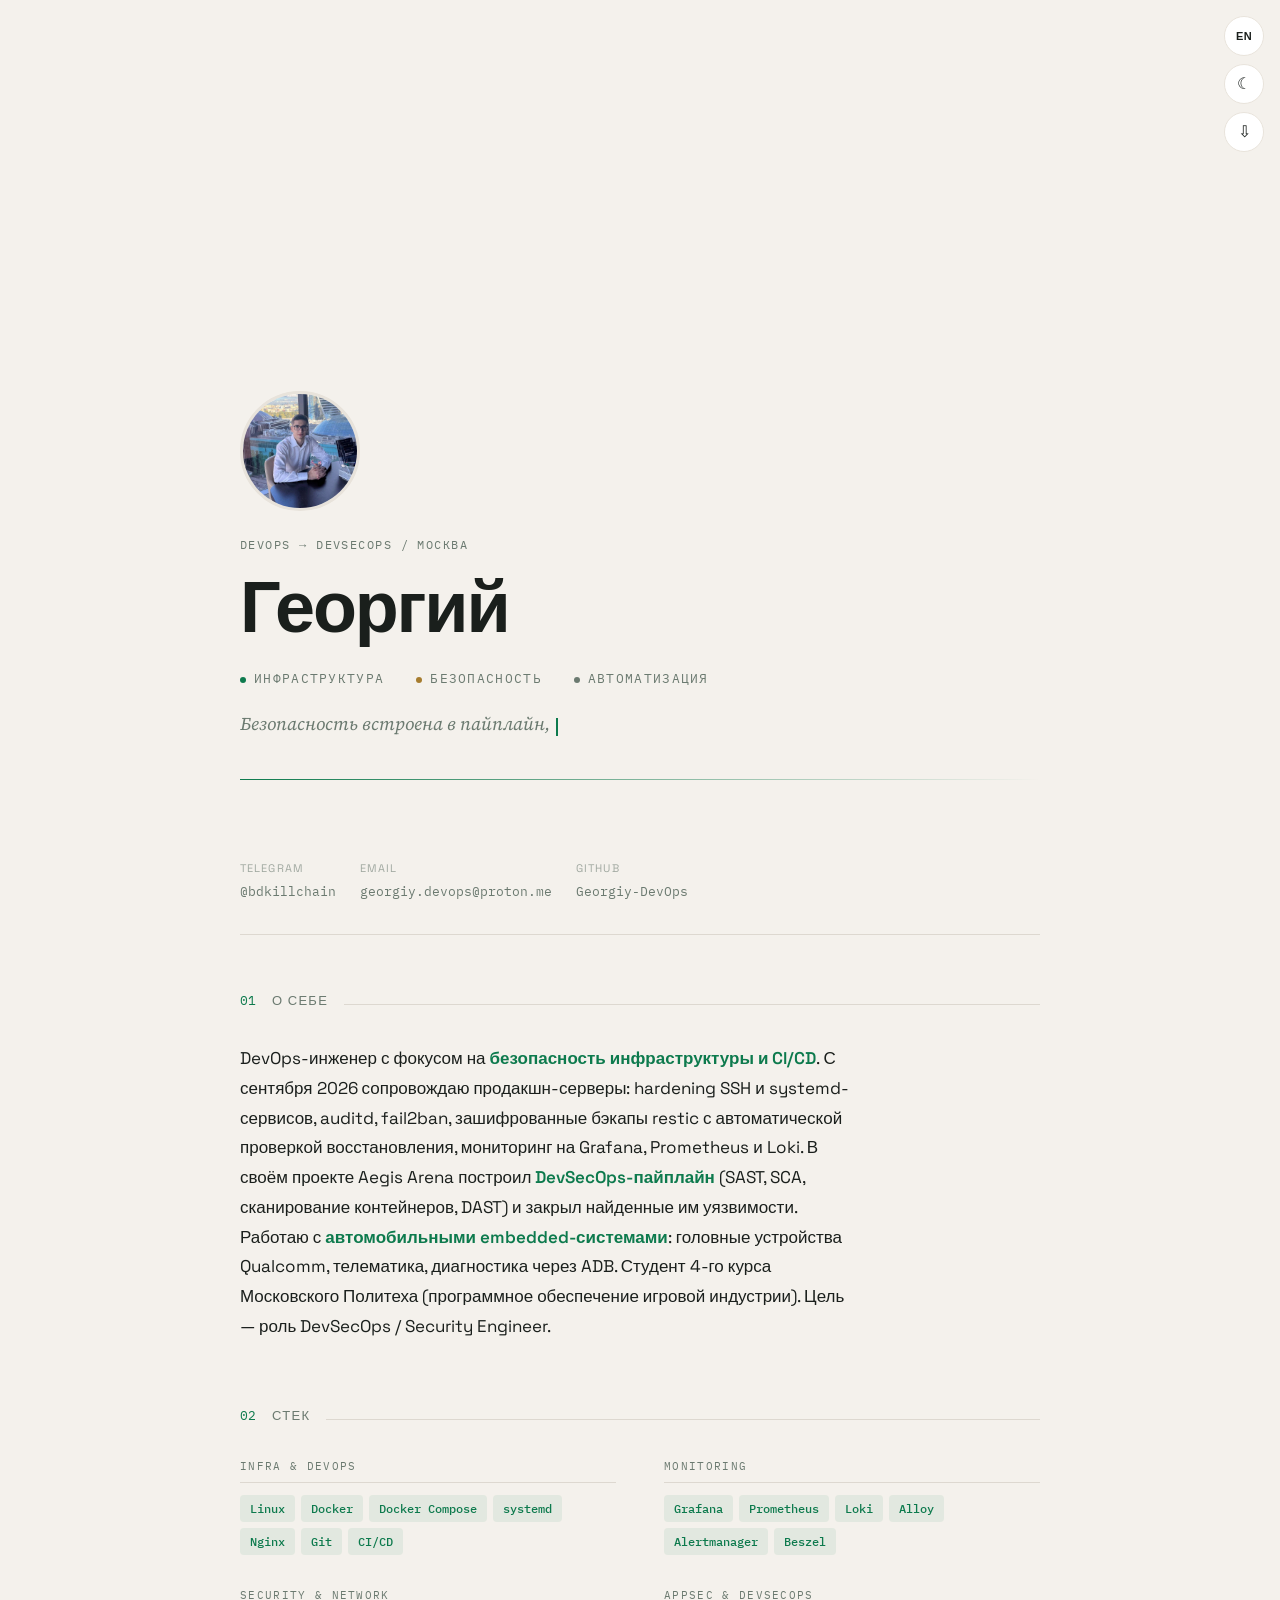
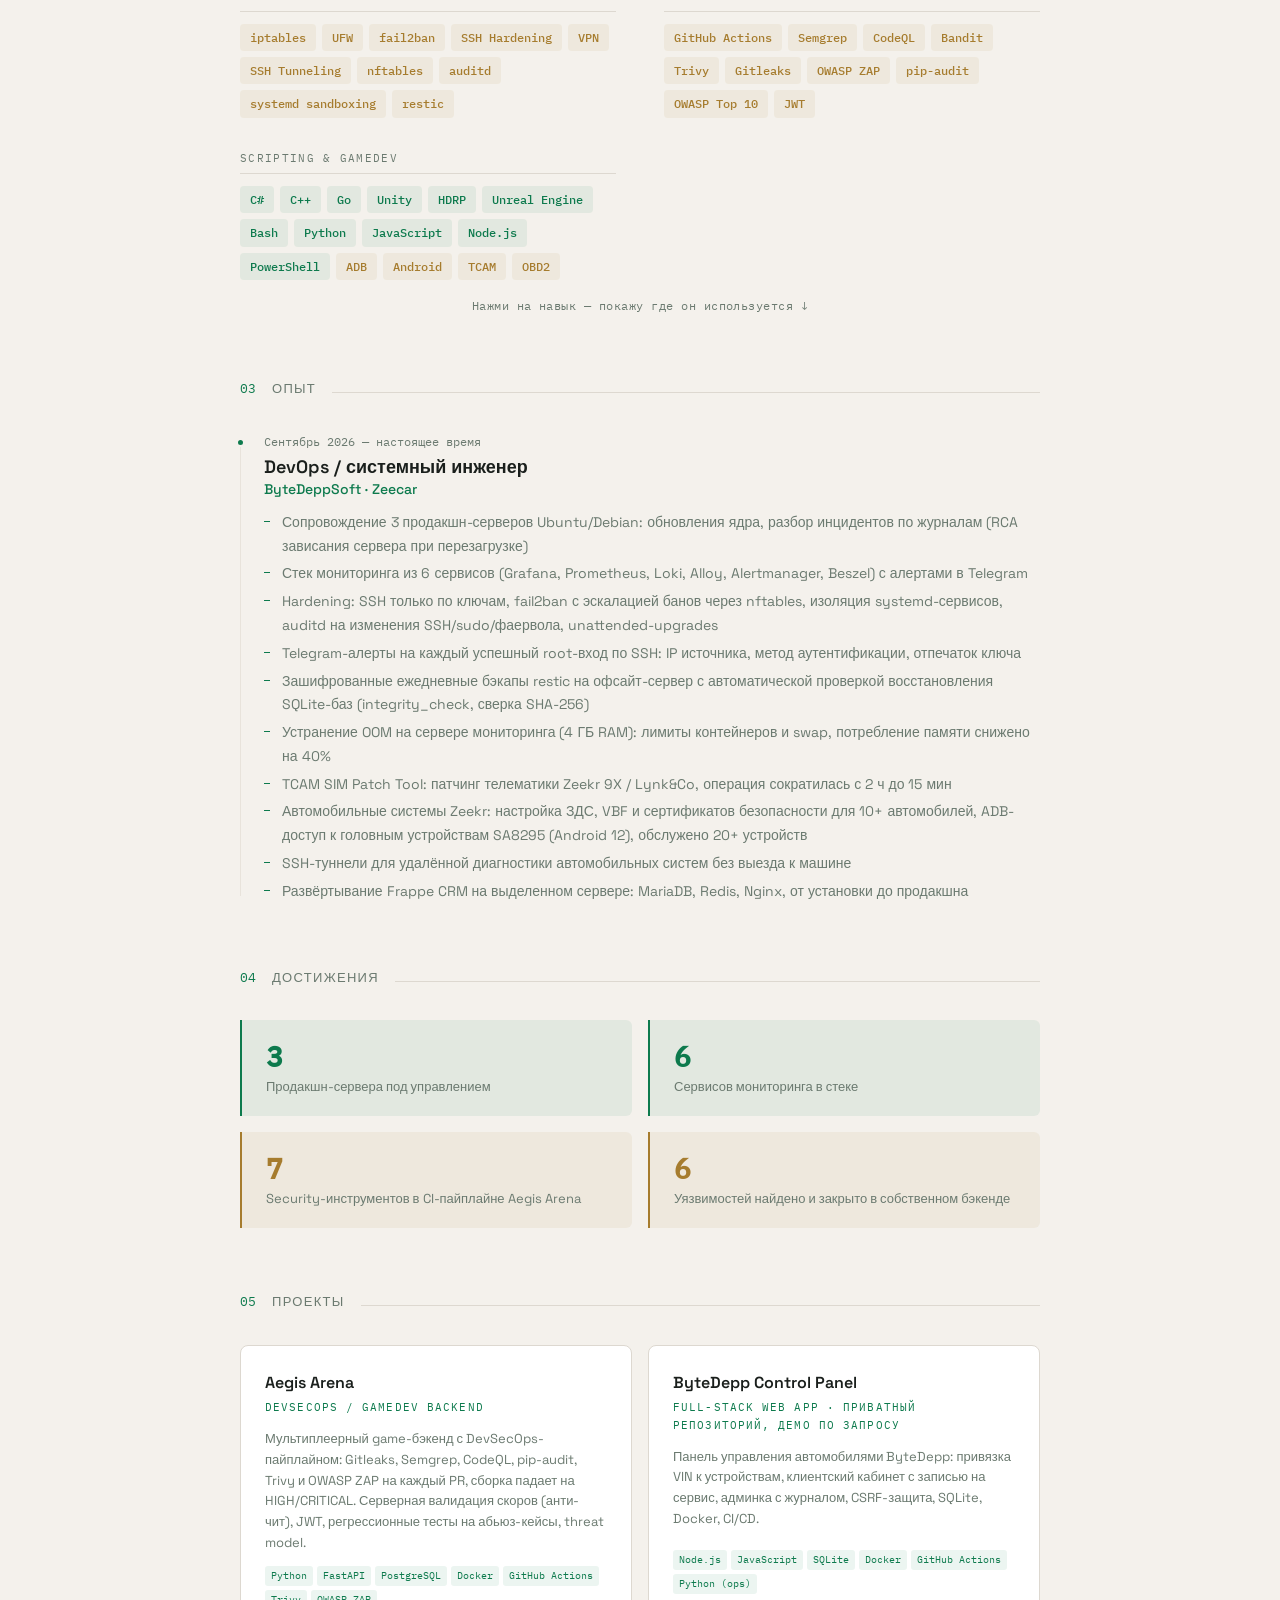
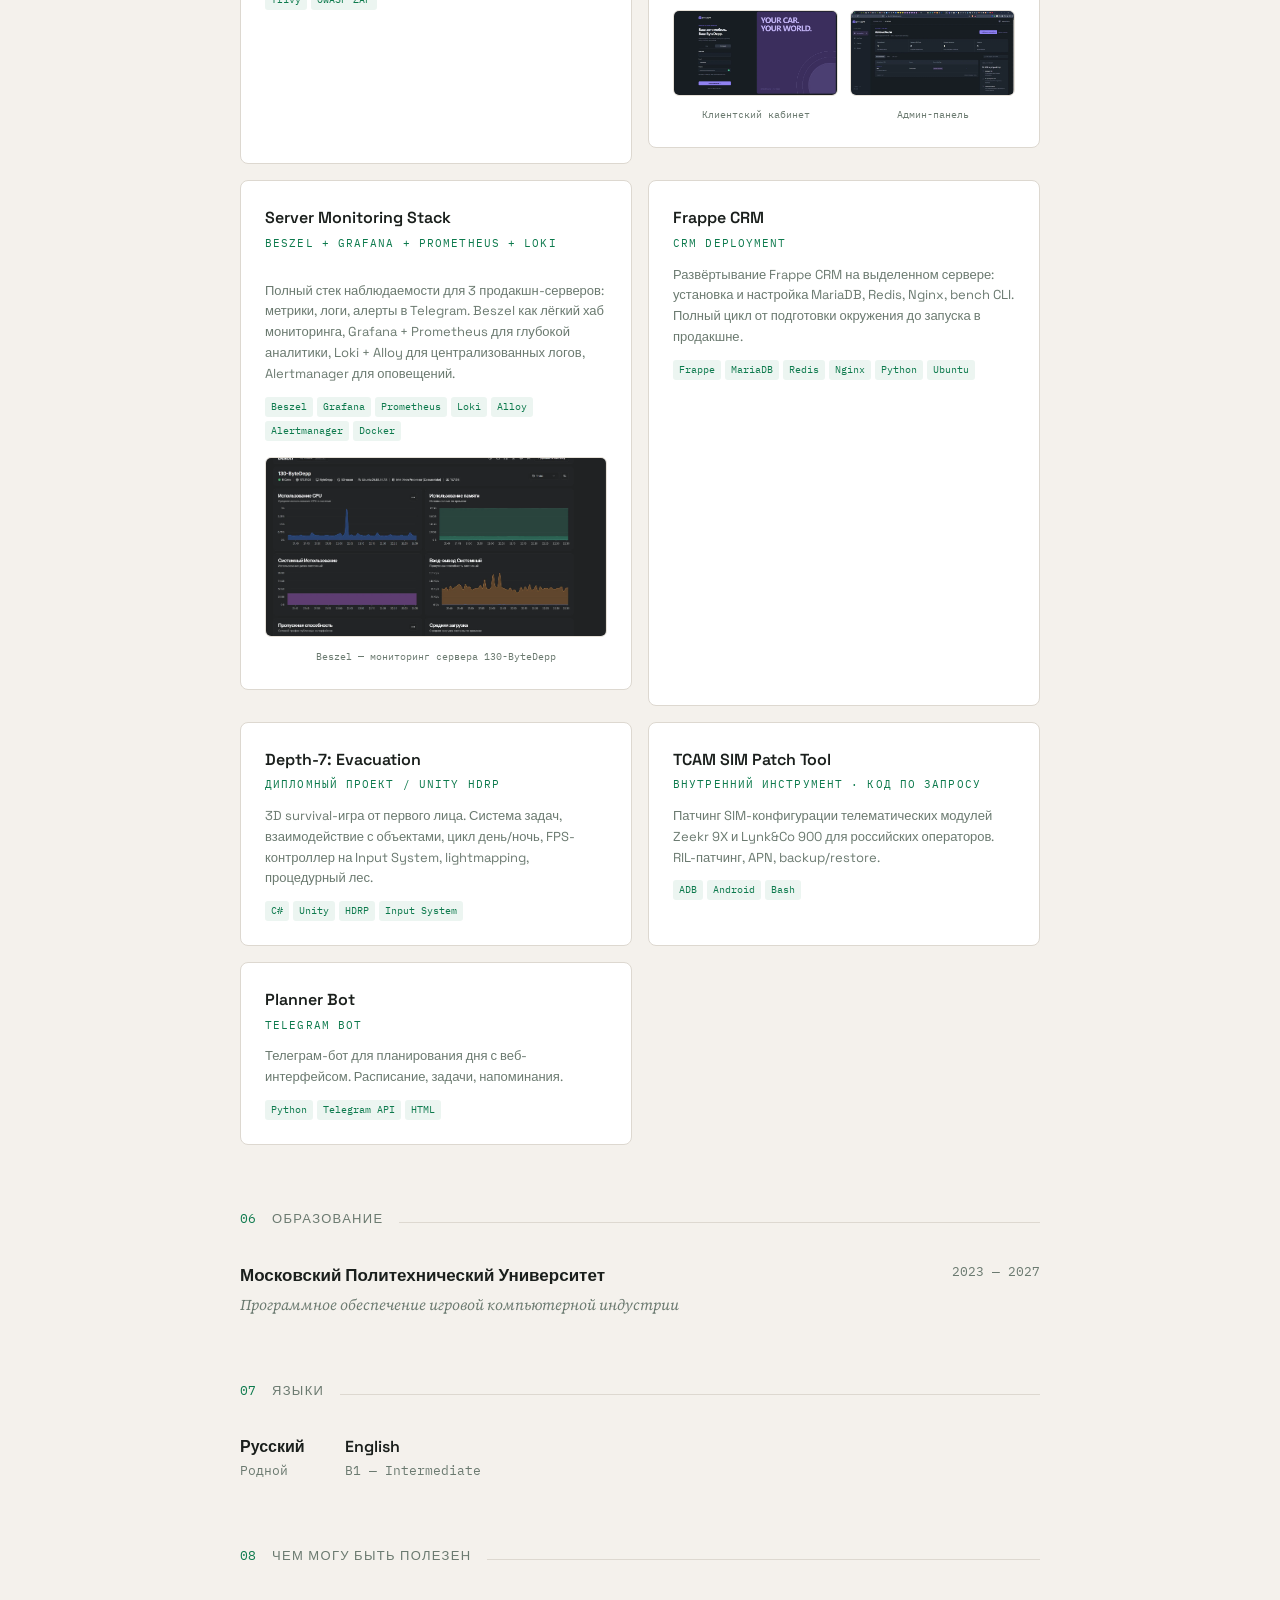
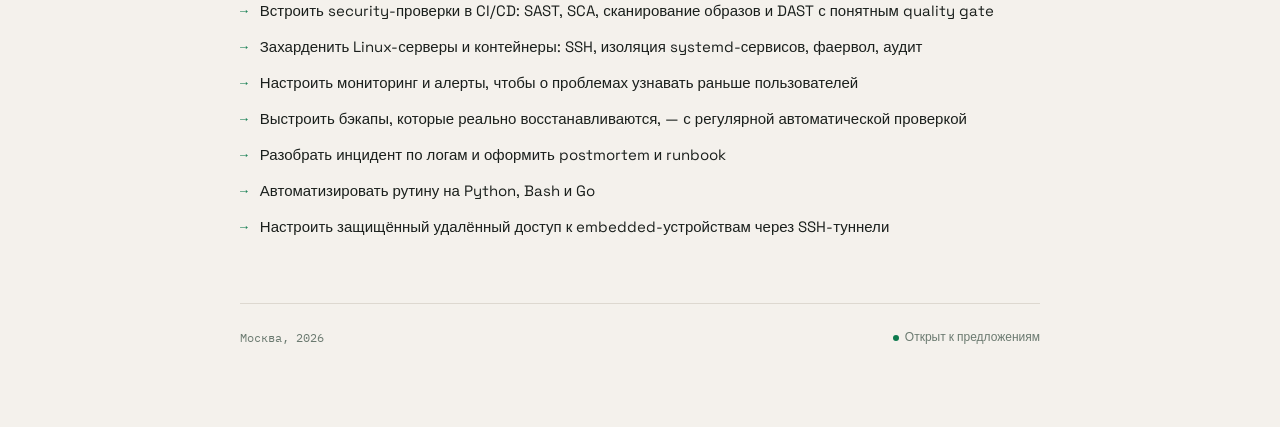
<file: index.html>
<!DOCTYPE html>
<html lang="ru">
<head>
<meta charset="utf-8">
<meta name="viewport" content="width=device-width, initial-scale=1">
<title>Георгий — DevOps / DevSecOps Engineer</title>
<meta property="og:title" content="Георгий — DevOps / DevSecOps Engineer">
<meta property="og:description" content="Hardening Linux, мониторинг, DevSecOps-пайплайны: SAST, SCA, сканирование контейнеров, DAST. Москва.">
<meta property="og:type" content="profile">
<meta property="og:locale" content="ru_RU">
<meta property="og:locale:alternate" content="en_US">
<meta property="og:image" content="https://georgiy-devops.ru/og-image.png">
<meta property="og:image:width" content="1200">
<meta property="og:image:height" content="630">
<meta name="twitter:card" content="summary_large_image">
<meta name="twitter:image" content="https://georgiy-devops.ru/og-image.png">
<meta name="twitter:title" content="Георгий — DevOps / DevSecOps Engineer">
<meta name="twitter:description" content="Linux hardening, monitoring, DevSecOps pipelines: SAST, SCA, container scanning, DAST. Moscow.">
<link rel="icon" href="data:image/svg+xml,<svg xmlns='http://www.w3.org/2000/svg' viewBox='0 0 100 100'><rect rx='12' width='100' height='100' fill='%230a0f0d'/><text x='50' y='68' text-anchor='middle' font-size='52' font-family='monospace' fill='%2334d399'>G</text></svg>">
<!-- Шрифты локально: Google Fonts передавал IP посетителей третьей стороне -->
<link rel="stylesheet" href="fonts.css">
<meta name="description" content="DevOps-инженер с фокусом на безопасность: hardening Linux, мониторинг, DevSecOps-пайплайны (SAST, SCA, Trivy, OWASP ZAP). Москва.">
<link rel="canonical" href="https://georgiy-devops.ru/">
<!-- Без JS контент не должен оставаться невидимым (краулеры, печать, NoScript) -->
<noscript><style>.reveal{opacity:1!important;transform:none!important}</style></noscript>
<style>
:root {
  --bg: #0a0f0d;
  --bg-elevated: #111916;
  --fg: #dce8e0;
  --fg-muted: #7a8f82;
  --accent: #34d399;
  --accent-dim: rgba(52,211,153,0.1);
  --warm: #e8c87a;
  --warm-dim: rgba(232,200,122,0.1);
  --border: #1e2b24;
  --border-light: #2a3d32;
  color-scheme: dark;
}
@media (prefers-color-scheme: light) {
  :root:not([data-theme="dark"]) {
    --bg: #f4f1ec;
    --bg-elevated: #ffffff;
    --fg: #1a1f1c;
    --fg-muted: #6b7a70;
    --accent: #0d7a4d;
    --accent-dim: rgba(13,122,77,0.08);
    --warm: #a67c2e;
    --warm-dim: rgba(166,124,46,0.08);
    --border: #ddd8d0;
    --border-light: #e8e3db;
    color-scheme: light;
  }
}
:root[data-theme="light"] {
  --bg: #f4f1ec;
  --bg-elevated: #ffffff;
  --fg: #1a1f1c;
  --fg-muted: #6b7a70;
  --accent: #0d7a4d;
  --accent-dim: rgba(13,122,77,0.08);
  --warm: #a67c2e;
  --warm-dim: rgba(166,124,46,0.08);
  --border: #ddd8d0;
  --border-light: #e8e3db;
  color-scheme: light;
}

* { margin: 0; padding: 0; box-sizing: border-box; }

body {
  background: var(--bg);
  color: var(--fg);
  font-family: 'Space Grotesk', sans-serif;
  line-height: 1.6;
  padding-inline: 16px;
  overflow-x: hidden;
}

/* ── Scroll progress bar ── */
.scroll-progress {
  position: fixed;
  top: env(safe-area-inset-top, 0px);
  left: 0;
  width: 0%;
  height: 3px;
  background: var(--accent);
  z-index: 1000;
  transition: width 0.05s linear;
}

/* ── Fixed controls (top-right) ── */
.fixed-controls {
  position: fixed;
  top: calc(env(safe-area-inset-top, 0px) + 16px);
  right: 16px;
  z-index: 999;
  display: flex;
  flex-direction: column;
  gap: 8px;
}
.ctrl-btn {
  width: 40px;
  height: 40px;
  border-radius: 50%;
  border: 1px solid var(--border-light);
  background: var(--bg-elevated);
  color: var(--fg);
  cursor: pointer;
  display: flex;
  align-items: center;
  justify-content: center;
  font-size: 16px;
  transition: border-color 0.3s, background 0.3s;
  line-height: 1;
  text-decoration: none;
}
.ctrl-btn:hover { border-color: var(--accent); }
.ctrl-btn:focus-visible { outline: 2px solid var(--accent); outline-offset: 2px; }

/* ── Anchor nav ── */
.anchor-nav {
  position: fixed;
  left: 16px;
  top: 50%;
  transform: translateY(-50%);
  z-index: 998;
  display: flex;
  flex-direction: column;
  gap: 12px;
  opacity: 0;
  transition: opacity 0.4s;
}
.anchor-nav.visible { opacity: 1; }
.anchor-link {
  font-family: 'IBM Plex Mono', monospace;
  font-size: 11px;
  color: var(--fg-muted);
  text-decoration: none;
  transition: color 0.2s;
  display: flex;
  align-items: center;
  gap: 6px;
}
.anchor-link:hover, .anchor-link.active { color: var(--accent); }
.anchor-dot {
  width: 6px;
  height: 6px;
  border-radius: 50%;
  background: var(--border-light);
  flex-shrink: 0;
  transition: background 0.2s;
}
.anchor-link.active .anchor-dot { background: var(--accent); }

@media (prefers-reduced-motion: no-preference) {
  .reveal { opacity: 0; transform: translateY(28px); transition: opacity 0.7s cubic-bezier(0.16,1,0.3,1), transform 0.7s cubic-bezier(0.16,1,0.3,1); }
  .reveal.visible { opacity: 1; transform: none; }
  .reveal-delay-1 { transition-delay: 0.08s; }
  .reveal-delay-2 { transition-delay: 0.16s; }
  .reveal-delay-3 { transition-delay: 0.24s; }
  .reveal-delay-4 { transition-delay: 0.32s; }
}
@media (prefers-reduced-motion: reduce) {
  .reveal { opacity: 1; transform: none; }
}

.page { max-width: 800px; margin: 0 auto; padding-block: 0 80px; }

/* ── Hero ── */
.hero {
  min-height: 92vh;
  display: flex;
  flex-direction: column;
  justify-content: flex-end;
  padding-bottom: 48px;
  position: relative;
}
.hero-photo {
  width: 120px;
  height: 120px;
  border-radius: 50%;
  object-fit: cover;
  object-position: center 15%;
  border: 3px solid var(--border-light);
  margin-bottom: 24px;
}
.hero-eyebrow {
  font-family: 'IBM Plex Mono', monospace;
  font-size: 12px;
  letter-spacing: 0.12em;
  text-transform: uppercase;
  color: var(--fg-muted);
  margin-bottom: 16px;
}
.hero h1 {
  font-size: clamp(40px, 8vw, 72px);
  font-weight: 700;
  line-height: 1.05;
  letter-spacing: -0.03em;
  text-wrap: balance;
}
.hero h1 .accent-word { color: var(--accent); }
.hero-pillars {
  display: flex;
  gap: 32px;
  margin-top: 24px;
  flex-wrap: wrap;
}
.hero-pillar {
  font-family: 'IBM Plex Mono', monospace;
  font-size: 13px;
  text-transform: uppercase;
  letter-spacing: 0.1em;
  color: var(--fg-muted);
  position: relative;
  padding-left: 14px;
}
.hero-pillar::before {
  content: '';
  position: absolute;
  left: 0;
  top: 50%;
  transform: translateY(-50%);
  width: 6px;
  height: 6px;
  border-radius: 50%;
  background: var(--accent);
}
.hero-pillar:nth-child(2)::before { background: var(--warm); }
.hero-pillar:nth-child(3)::before { background: var(--fg-muted); }

.hero-sub {
  font-family: 'Source Serif 4', Georgia, serif;
  font-style: italic;
  font-size: 18px;
  color: var(--fg-muted);
  margin-top: 20px;
  max-width: 520px;
  line-height: 1.6;
}
.hero-sub .typewriter-cursor {
  display: inline-block;
  width: 2px;
  height: 1em;
  background: var(--accent);
  margin-left: 2px;
  vertical-align: text-bottom;
  animation: blink 0.7s step-end infinite;
}
@keyframes blink { 0%,100% { opacity: 1; } 50% { opacity: 0; } }
.hero-line {
  width: 100%;
  height: 1px;
  background: linear-gradient(90deg, var(--accent), transparent);
  margin-top: 40px;
}

/* ── Contacts row ── */
.contacts-row {
  display: flex;
  flex-wrap: wrap;
  gap: 24px;
  padding-block: 32px;
  border-bottom: 1px solid var(--border);
  margin-bottom: 56px;
}
.contact-item {
  font-family: 'IBM Plex Mono', monospace;
  font-size: 13px;
  color: var(--fg-muted);
  text-decoration: none;
  transition: color 0.2s;
  position: relative;
  cursor: pointer;
}
a.contact-item:hover, .contact-item:hover { color: var(--accent); }
.contact-label {
  font-family: 'Space Grotesk', sans-serif;
  font-size: 11px;
  text-transform: uppercase;
  letter-spacing: 0.1em;
  color: var(--fg-muted);
  opacity: 0.6;
  display: block;
  margin-bottom: 4px;
}
.copy-toast {
  position: absolute;
  top: -28px;
  left: 50%;
  transform: translateX(-50%);
  font-family: 'IBM Plex Mono', monospace;
  font-size: 11px;
  color: var(--accent);
  background: var(--bg-elevated);
  border: 1px solid var(--accent);
  border-radius: 4px;
  padding: 2px 8px;
  white-space: nowrap;
  pointer-events: none;
  opacity: 0;
  transition: opacity 0.3s;
}
.copy-toast.show { opacity: 1; }

/* ── Sections ── */
.section { margin-bottom: 64px; }
.section-header {
  display: flex;
  align-items: baseline;
  gap: 16px;
  margin-bottom: 32px;
}
.section-num {
  font-family: 'IBM Plex Mono', monospace;
  font-size: 13px;
  color: var(--accent);
  flex-shrink: 0;
}
.section-title {
  font-size: 13px;
  font-weight: 500;
  text-transform: uppercase;
  letter-spacing: 0.1em;
  color: var(--fg-muted);
}
.section-line {
  flex: 1;
  height: 1px;
  background: var(--border);
  min-width: 40px;
}

/* ── About ── */
.about-text {
  font-size: 17px;
  line-height: 1.75;
  color: var(--fg);
  max-width: 620px;
}
.about-text strong { color: var(--accent); font-weight: 600; }

/* ── Skills ── */
.skills-columns {
  display: grid;
  grid-template-columns: 1fr 1fr;
  gap: 32px 48px;
}
.skill-block-title {
  font-family: 'IBM Plex Mono', monospace;
  font-size: 11px;
  text-transform: uppercase;
  letter-spacing: 0.12em;
  color: var(--fg-muted);
  margin-bottom: 12px;
  padding-bottom: 6px;
  border-bottom: 1px solid var(--border);
}
.skill-list {
  display: flex;
  flex-wrap: wrap;
  gap: 6px;
}
.skill-tag {
  font-family: 'IBM Plex Mono', monospace;
  font-size: 12px;
  padding: 4px 10px;
  border-radius: 4px;
  background: var(--accent-dim);
  color: var(--accent);
  font-weight: 500;
  transition: transform 0.2s, box-shadow 0.2s;
  cursor: default;
}
.skill-tag:hover {
  transform: translateY(-2px);
  box-shadow: 0 4px 12px rgba(52,211,153,0.2);
}
.skill-tag.warm {
  background: var(--warm-dim);
  color: var(--warm);
}
.skill-tag.warm:hover {
  box-shadow: 0 4px 12px rgba(232,200,122,0.2);
}

/* ── Clickable skill tags ── */
.skill-tag { cursor: pointer; user-select: none; }
.skill-tag.active-tag {
  transform: translateY(-2px) scale(1.08);
  box-shadow: 0 4px 16px rgba(52,211,153,0.35);
  outline: 2px solid var(--accent);
  outline-offset: 1px;
}
.skill-tag.warm.active-tag {
  box-shadow: 0 4px 16px rgba(232,200,122,0.35);
  outline-color: var(--warm);
}
.stack-hint {
  margin-top: 16px;
  text-align: center;
  font-size: 12px;
  color: var(--fg-muted);
  font-family: 'IBM Plex Mono', monospace;
  letter-spacing: 0.04em;
  transition: opacity 0.3s;
}
.timeline-item.highlight { border-left: 2px solid var(--accent); padding-left: 22px; }
.timeline-item.dimmed-item { opacity: 0.25; }
.project-showcase.highlight { border-color: var(--accent); box-shadow: 0 0 12px rgba(52,211,153,0.15); }
.project-showcase.dimmed-item { opacity: 0.25; }
.project-card.highlight { border-color: var(--accent); box-shadow: 0 0 12px rgba(52,211,153,0.15); }
.project-card.dimmed-item { opacity: 0.25; }

/* ── Timeline ── */
.timeline { position: relative; padding-left: 24px; }
.timeline::before {
  content: '';
  position: absolute;
  left: 0;
  top: 8px;
  bottom: 8px;
  width: 1px;
  background: var(--border-light);
}
.timeline-item {
  position: relative;
  margin-bottom: 40px;
}
.timeline-item:last-child { margin-bottom: 0; }
.timeline-dot {
  position: absolute;
  left: -28px;
  top: 6px;
  width: 9px;
  height: 9px;
  border-radius: 50%;
  background: var(--accent);
  border: 2px solid var(--bg);
}
.timeline-dot.pulse {
  animation: dot-pulse 1.5s ease-out 1;
}
@keyframes dot-pulse {
  0% { box-shadow: 0 0 0 0 rgba(52,211,153,0.5); }
  70% { box-shadow: 0 0 0 10px rgba(52,211,153,0); }
  100% { box-shadow: 0 0 0 0 rgba(52,211,153,0); }
}
.timeline-item.past .timeline-dot { background: var(--fg-muted); }
.timeline-date {
  font-family: 'IBM Plex Mono', monospace;
  font-size: 12px;
  color: var(--fg-muted);
  margin-bottom: 4px;
}
.timeline-role {
  font-size: 18px;
  font-weight: 600;
  line-height: 1.3;
}
.timeline-company {
  font-size: 14px;
  color: var(--accent);
  font-weight: 500;
  margin-bottom: 10px;
}
.timeline-desc {
  font-size: 14px;
  color: var(--fg-muted);
  line-height: 1.7;
}
.timeline-desc li {
  list-style: none;
  padding-left: 18px;
  position: relative;
  margin-bottom: 4px;
}
.timeline-desc li::before {
  content: '';
  position: absolute;
  left: 0;
  top: 10px;
  width: 6px;
  height: 1px;
  background: var(--accent);
}

/* ── Achievements ── */
.achievements-grid {
  display: grid;
  grid-template-columns: 1fr 1fr;
  gap: 16px;
}
.achievement-card {
  padding: 20px 24px;
  border-left: 2px solid var(--accent);
  background: var(--accent-dim);
  border-radius: 0 6px 6px 0;
}
.achievement-card.warm-card {
  border-left-color: var(--warm);
  background: var(--warm-dim);
}
.achievement-num {
  font-family: 'IBM Plex Mono', monospace;
  font-size: 28px;
  font-weight: 700;
  color: var(--accent);
  line-height: 1.2;
}
.warm-card .achievement-num { color: var(--warm); }
.achievement-label {
  font-size: 13px;
  color: var(--fg-muted);
  margin-top: 4px;
  line-height: 1.4;
}

/* ── Projects ── */
.projects-grid {
  display: grid;
  grid-template-columns: 1fr 1fr;
  gap: 16px;
}
.project-card {
  background: var(--bg-elevated);
  border: 1px solid var(--border);
  border-radius: 8px;
  padding: 24px;
  transition: border-color 0.3s, transform 0.3s, box-shadow 0.3s;
  text-decoration: none;
  color: inherit;
  display: block;
}
.project-card:hover {
  border-color: var(--accent);
  transform: translateY(-4px);
  box-shadow: 0 8px 24px rgba(0,0,0,0.15);
}
.project-card:focus-visible { outline: 2px solid var(--accent); outline-offset: 2px; }
.project-name {
  font-size: 16px;
  font-weight: 600;
  margin-bottom: 4px;
}
.project-type {
  font-family: 'IBM Plex Mono', monospace;
  font-size: 11px;
  text-transform: uppercase;
  letter-spacing: 0.1em;
  color: var(--accent);
  margin-bottom: 12px;
}
.project-desc {
  font-size: 13px;
  color: var(--fg-muted);
  line-height: 1.6;
}
.project-tech {
  display: flex;
  flex-wrap: wrap;
  gap: 4px;
  margin-top: 12px;
}
.project-tech-tag {
  font-family: 'IBM Plex Mono', monospace;
  font-size: 10px;
  padding: 2px 6px;
  border-radius: 3px;
  background: var(--accent-dim);
  color: var(--accent);
}

/* ── Project showcase (full-width card with screenshots) ── */
.project-showcase {
  background: var(--bg-elevated);
  border: 1px solid var(--border);
  border-radius: 8px;
  padding: 24px;
  margin-bottom: 16px;
  transition: border-color 0.3s;
}
.project-showcase:hover { border-color: var(--accent); }
.showcase-header {
  display: flex;
  justify-content: space-between;
  align-items: flex-start;
  flex-wrap: wrap;
  gap: 8px;
  margin-bottom: 16px;
}
.showcase-screenshots {
  display: grid;
  grid-template-columns: 1fr 1fr;
  gap: 12px;
  margin-top: 16px;
}
.showcase-screenshots img {
  width: 100%;
  border-radius: 6px;
  border: 1px solid var(--border);
  cursor: pointer;
  transition: transform 0.3s, box-shadow 0.3s;
}
.showcase-screenshots img:hover {
  transform: scale(1.02);
  box-shadow: 0 4px 16px rgba(0,0,0,0.2);
}
/* Light theme: soften dark screenshots */
@media (prefers-color-scheme: light) {
  :root:not([data-theme="dark"]) .showcase-screenshots img {
    border-color: var(--border);
    filter: brightness(1.08) contrast(0.92) saturate(0.95);
  }
}
:root[data-theme="light"] .showcase-screenshots img {
  border-color: var(--border);
  filter: brightness(1.08) contrast(0.92) saturate(0.95);
}
.screenshot-label {
  font-family: 'IBM Plex Mono', monospace;
  font-size: 10px;
  color: var(--fg-muted);
  text-align: center;
  margin-top: 4px;
}
@media (max-width: 600px) {
  .showcase-screenshots { grid-template-columns: 1fr; }
}

/* ── Education ── */
.edu-block {
  display: flex;
  justify-content: space-between;
  align-items: flex-start;
  gap: 16px;
  flex-wrap: wrap;
}
.edu-name { font-size: 17px; font-weight: 600; }
.edu-faculty {
  font-family: 'Source Serif 4', Georgia, serif;
  font-style: italic;
  font-size: 15px;
  color: var(--fg-muted);
  margin-top: 4px;
}
.edu-date {
  font-family: 'IBM Plex Mono', monospace;
  font-size: 13px;
  color: var(--fg-muted);
  white-space: nowrap;
}

/* ── Languages ── */
.langs-row {
  display: flex;
  gap: 40px;
  flex-wrap: wrap;
}
.lang-item {}
.lang-name {
  font-size: 16px;
  font-weight: 600;
}
.lang-level {
  font-family: 'IBM Plex Mono', monospace;
  font-size: 13px;
  color: var(--fg-muted);
  margin-top: 2px;
}

/* ── CTA section ── */
.cta-list {
  display: flex;
  flex-direction: column;
  gap: 12px;
}
.cta-item {
  display: flex;
  align-items: flex-start;
  gap: 12px;
  font-size: 15px;
  line-height: 1.6;
}
.cta-marker {
  font-family: 'IBM Plex Mono', monospace;
  font-size: 13px;
  color: var(--accent);
  flex-shrink: 0;
  margin-top: 2px;
}

/* ── Footer ── */
.footer-bar {
  margin-top: 64px;
  padding-top: 24px;
  border-top: 1px solid var(--border);
  display: flex;
  justify-content: space-between;
  align-items: center;
  flex-wrap: wrap;
  gap: 8px;
}
.footer-left {
  font-family: 'IBM Plex Mono', monospace;
  font-size: 12px;
  color: var(--fg-muted);
}
.footer-right {
  font-size: 12px;
  color: var(--fg-muted);
}
.footer-right .status-dot {
  display: inline-block;
  width: 6px;
  height: 6px;
  border-radius: 50%;
  background: var(--accent);
  margin-right: 6px;
  animation: pulse 2s infinite;
}
@keyframes pulse {
  0%,100% { opacity: 1; }
  50% { opacity: 0.3; }
}

@media (max-width: 600px) {
  .hero { min-height: 80vh; }
  .skills-columns { grid-template-columns: 1fr; gap: 24px; }
  .projects-grid { grid-template-columns: 1fr; }
  .achievements-grid { grid-template-columns: 1fr; }
  .edu-block { flex-direction: column; }
  .contacts-row { gap: 16px; }
  .anchor-nav { display: none; }
}

/* ── Print styles ── */
@media print {
  .scroll-progress, .fixed-controls, .anchor-nav, .theme-toggle, #langToggle { display: none !important; }
  body { background: #fff; color: #1a1f1c; padding: 0; font-size: 11pt; }
  .page { max-width: 100%; padding: 0; }
  .hero { min-height: auto; padding-bottom: 24px; }
  .hero h1 { font-size: 28pt; }
  .hero-photo { width: 80px; height: 80px; }
  .section { margin-bottom: 24px; page-break-inside: avoid; }
  .reveal { opacity: 1 !important; transform: none !important; }
  .project-card { break-inside: avoid; box-shadow: none; border-color: #ddd; }
  .project-card:hover { transform: none; box-shadow: none; }
  .achievement-card { break-inside: avoid; }
  .skill-tag { background: #f0f0f0; color: #333; }
  .skill-tag.warm { background: #fff3e0; color: #8a6d2b; }
  a { color: inherit; }
  .timeline-dot { background: #333 !important; border-color: #fff !important; }
  .timeline::before { background: #ccc; }
  .footer-bar { margin-top: 24px; }
  .status-dot { animation: none !important; background: #333 !important; }
}
</style>
</head>
<body>

<!-- Scroll progress bar -->
<div class="scroll-progress" id="scrollProgress"></div>

<!-- Fixed controls -->
<div class="fixed-controls">
  <button class="ctrl-btn" id="langToggle" aria-label="Switch language" title="RU / EN"><span id="langLabel" style="font-size:11px;font-weight:600;letter-spacing:0.04em">EN</span></button>
  <button class="ctrl-btn" id="themeToggle" aria-label="Переключить тему"><span id="themeIcon">&#9790;</span></button>
  <button class="ctrl-btn" id="printBtn" aria-label="Скачать PDF" title="Печать / PDF">&#8681;</button>
</div>

<!-- Anchor nav (left side) -->
<nav class="anchor-nav" id="anchorNav" aria-label="Навигация по секциям">
  <a class="anchor-link" href="#about"><span class="anchor-dot"></span>01</a>
  <a class="anchor-link" href="#stack"><span class="anchor-dot"></span>02</a>
  <a class="anchor-link" href="#experience"><span class="anchor-dot"></span>03</a>
  <a class="anchor-link" href="#achievements"><span class="anchor-dot"></span>04</a>
  <a class="anchor-link" href="#projects"><span class="anchor-dot"></span>05</a>
  <a class="anchor-link" href="#education"><span class="anchor-dot"></span>06</a>
  <a class="anchor-link" href="#languages"><span class="anchor-dot"></span>07</a>
  <a class="anchor-link" href="#cta"><span class="anchor-dot"></span>08</a>
</nav>

<div class="page">

  <!-- Hero -->
  <section class="hero reveal">
    <img class="hero-photo" src="photo.webp" alt="Георгий">
    <div class="hero-eyebrow" data-i18n="hero-eyebrow">DevOps → DevSecOps / Москва</div>
    <h1 data-i18n="hero-name">Георгий</h1>
    <div class="hero-pillars">
      <span class="hero-pillar" data-i18n="pillar-1">Инфраструктура</span>
      <span class="hero-pillar" data-i18n="pillar-2">Безопасность</span>
      <span class="hero-pillar" data-i18n="pillar-3">Автоматизация</span>
    </div>
    <p class="hero-sub" data-i18n="hero-sub">Безопасность встроена в пайплайн, а не прикручена в конце.</p>
    <div class="hero-line"></div>
  </section>

  <!-- Contacts -->
  <div class="contacts-row reveal">
    <a class="contact-item" href="https://t.me/bdkillchain" target="_blank" rel="noopener">
      <span class="contact-label">Telegram</span>
      @bdkillchain
    </a>
    <div class="contact-item" data-copy="georgiy.devops@proton.me" tabindex="0" role="button">
      <span class="contact-label">Email</span>
      georgiy.devops@proton.me
      <span class="copy-toast" data-i18n="copied">Скопировано</span>
    </div>
    <a class="contact-item" href="https://github.com/Georgiy-DevOps" target="_blank" rel="noopener">
      <span class="contact-label">GitHub</span>
      Georgiy-DevOps
    </a>
  </div>

  <!-- 01 About -->
  <section class="section reveal" id="about">
    <div class="section-header">
      <span class="section-num">01</span>
      <span class="section-title" data-i18n="s-about">О себе</span>
      <span class="section-line"></span>
    </div>
    <div class="about-text" data-i18n-html="about-text">
DevOps-инженер с фокусом на <strong>безопасность инфраструктуры и CI/CD</strong>. С сентября 2026 сопровождаю продакшн-серверы: hardening SSH и systemd-сервисов, auditd, fail2ban, зашифрованные бэкапы restic с автоматической проверкой восстановления, мониторинг на Grafana, Prometheus и Loki. В своём проекте Aegis Arena построил <strong>DevSecOps-пайплайн</strong> (SAST, SCA, сканирование контейнеров, DAST) и закрыл найденные им уязвимости. Работаю с <strong>автомобильными embedded-системами</strong>: головные устройства Qualcomm, телематика, диагностика через ADB. Студент 4-го курса Московского Политеха (программное обеспечение игровой индустрии). Цель — роль DevSecOps / Security Engineer.
</div>
  </section>

  <!-- 02 Skills -->
  <section class="section reveal" id="stack">
    <div class="section-header">
      <span class="section-num">02</span>
      <span class="section-title" data-i18n="s-stack">Стек</span>
      <span class="section-line"></span>
    </div>
    <div class="skills-columns">
      <div class="skill-block reveal reveal-delay-1">
        <div class="skill-block-title">Infra &amp; DevOps</div>
        <div class="skill-list">
          <span class="skill-tag">Linux</span>
          <span class="skill-tag">Docker</span>
          <span class="skill-tag">Docker Compose</span>
          <span class="skill-tag">systemd</span>
          <span class="skill-tag">Nginx</span>
          <span class="skill-tag">Git</span>
          <span class="skill-tag">CI/CD</span>
        </div>
      </div>
      <div class="skill-block reveal reveal-delay-2">
        <div class="skill-block-title">Monitoring</div>
        <div class="skill-list">
          <span class="skill-tag">Grafana</span>
          <span class="skill-tag">Prometheus</span>
          <span class="skill-tag">Loki</span>
          <span class="skill-tag">Alloy</span>
          <span class="skill-tag">Alertmanager</span>
          <span class="skill-tag">Beszel</span>
        </div>
      </div>
      <div class="skill-block reveal reveal-delay-3">
        <div class="skill-block-title">Security &amp; Network</div>
        <div class="skill-list">
          <span class="skill-tag warm">iptables</span>
          <span class="skill-tag warm">UFW</span>
          <span class="skill-tag warm">fail2ban</span>
          <span class="skill-tag warm">SSH Hardening</span>
          <span class="skill-tag warm">VPN</span>
          <span class="skill-tag warm">SSH Tunneling</span>
          <span class="skill-tag warm">nftables</span>
          <span class="skill-tag warm">auditd</span>
          <span class="skill-tag warm">systemd sandboxing</span>
          <span class="skill-tag warm">restic</span>
        </div>
      </div>
      <div class="skill-block reveal reveal-delay-3">
        <div class="skill-block-title">AppSec &amp; DevSecOps</div>
        <div class="skill-list">
          <span class="skill-tag warm">GitHub Actions</span>
          <span class="skill-tag warm">Semgrep</span>
          <span class="skill-tag warm">CodeQL</span>
          <span class="skill-tag warm">Bandit</span>
          <span class="skill-tag warm">Trivy</span>
          <span class="skill-tag warm">Gitleaks</span>
          <span class="skill-tag warm">OWASP ZAP</span>
          <span class="skill-tag warm">pip-audit</span>
          <span class="skill-tag warm">OWASP Top 10</span>
          <span class="skill-tag warm">JWT</span>
        </div>
      </div>
      <div class="skill-block reveal reveal-delay-4">
        <div class="skill-block-title">Scripting &amp; GameDev</div>
        <div class="skill-list">
          <span class="skill-tag">C#</span>
          <span class="skill-tag">C++</span>
          <span class="skill-tag">Go</span>
          <span class="skill-tag">Unity</span>
          <span class="skill-tag">HDRP</span>
          <span class="skill-tag">Unreal Engine</span>
          <span class="skill-tag">Bash</span>
          <span class="skill-tag">Python</span>
          <span class="skill-tag">JavaScript</span>
          <span class="skill-tag">Node.js</span>
          <span class="skill-tag">PowerShell</span>
          <span class="skill-tag warm">ADB</span>
          <span class="skill-tag warm">Android</span>
          <span class="skill-tag warm">TCAM</span>
          <span class="skill-tag warm">OBD2</span>
        </div>
      </div>
    </div>

    <div class="stack-hint reveal" id="stackHint" data-i18n="stack-hint"></div>
  </section>

  <!-- 03 Experience -->
  <section class="section" id="experience">
    <div class="section-header reveal">
      <span class="section-num">03</span>
      <span class="section-title" data-i18n="s-exp">Опыт</span>
      <span class="section-line"></span>
    </div>
    <div class="timeline">
      <div class="timeline-item reveal" data-tags="linux,docker,docker compose,systemd,nginx,git,ci/cd,grafana,prometheus,loki,alloy,alertmanager,beszel,fail2ban,iptables,ufw,ssh hardening,nftables,auditd,systemd sandboxing,restic,bash,python,tcam,adb,android,ssh tunneling">
        <div class="timeline-dot"></div>
        <div class="timeline-date" data-i18n="t1-date">Сентябрь 2026 — настоящее время</div>
        <div class="timeline-role" data-i18n="t1-role">DevOps / системный инженер</div>
        <div class="timeline-company">ByteDeppSoft · Zeecar</div>
        <div class="timeline-desc" data-i18n-html="t1-desc">
<ul><li>Сопровождение 3 продакшн-серверов Ubuntu/Debian: обновления ядра, разбор инцидентов по журналам (RCA зависания сервера при перезагрузке)</li><li>Стек мониторинга из 6 сервисов (Grafana, Prometheus, Loki, Alloy, Alertmanager, Beszel) с алертами в Telegram</li><li>Hardening: SSH только по ключам, fail2ban с эскалацией банов через nftables, изоляция systemd-сервисов, auditd на изменения SSH/sudo/фаервола, unattended-upgrades</li><li>Telegram-алерты на каждый успешный root-вход по SSH: IP источника, метод аутентификации, отпечаток ключа</li><li>Зашифрованные ежедневные бэкапы restic на офсайт-сервер с автоматической проверкой восстановления SQLite-баз (integrity_check, сверка SHA-256)</li><li>Устранение OOM на сервере мониторинга (4 ГБ RAM): лимиты контейнеров и swap, потребление памяти снижено на 40%</li><li>TCAM SIM Patch Tool: патчинг телематики Zeekr 9X / Lynk&amp;Co, операция сократилась с 2 ч до 15 мин</li><li>Автомобильные системы Zeekr: настройка ЗДС, VBF и сертификатов безопасности для 10+ автомобилей, ADB-доступ к головным устройствам SA8295 (Android 12), обслужено 20+ устройств</li><li>SSH-туннели для удалённой диагностики автомобильных систем без выезда к машине</li><li>Развёртывание Frappe CRM на выделенном сервере: MariaDB, Redis, Nginx, от установки до продакшна</li></ul>
</div>
      </div>
    </div>
  </section>

  <!-- 04 Achievements -->
  <section class="section" id="achievements">
    <div class="section-header reveal">
      <span class="section-num">04</span>
      <span class="section-title" data-i18n="s-ach">Достижения</span>
      <span class="section-line"></span>
    </div>
    <div class="achievements-grid">
      <div class="achievement-card reveal reveal-delay-1">
        <div class="achievement-num" data-target="3">3</div>
        <div class="achievement-label" data-i18n="a1">Продакшн-сервера под управлением</div>
      </div>
      <div class="achievement-card reveal reveal-delay-2">
        <div class="achievement-num" data-target="6">6</div>
        <div class="achievement-label" data-i18n="a2">Сервисов мониторинга в стеке</div>
      </div>
      <div class="achievement-card warm-card reveal reveal-delay-3">
        <div class="achievement-num" data-target="7">7</div>
        <div class="achievement-label" data-i18n="a3">Security-инструментов в CI-пайплайне Aegis Arena</div>
      </div>
      <div class="achievement-card warm-card reveal reveal-delay-4">
        <div class="achievement-num" data-target="6">6</div>
        <div class="achievement-label" data-i18n="a4">Уязвимостей найдено и закрыто в собственном бэкенде</div>
      </div>
    </div>
  </section>

  <!-- 05 Projects -->
  <section class="section" id="projects">
    <div class="section-header reveal">
      <span class="section-num">05</span>
      <span class="section-title" data-i18n="s-proj">Проекты</span>
      <span class="section-line"></span>
    </div>
    <div class="projects-grid">
      <a class="project-card reveal" href="https://github.com/Georgiy-DevOps/aegis-arena" target="_blank" rel="noopener" data-tags="python,docker,ci/cd,github actions,semgrep,codeql,bandit,trivy,gitleaks,owasp zap,pip-audit,owasp top 10,jwt">
        <div class="project-name">Aegis Arena</div>
        <div class="project-type">DevSecOps / GameDev Backend</div>
        <div class="project-desc" data-i18n="p3-desc">
            Мультиплеерный game-бэкенд с DevSecOps-пайплайном: Gitleaks, Semgrep, CodeQL, pip-audit, Trivy и OWASP ZAP на каждый PR, сборка падает на HIGH/CRITICAL. Серверная валидация скоров (анти-чит), JWT, регрессионные тесты на абьюз-кейсы, threat model.
          </div>
        <div class="project-tech">
          <span class="project-tech-tag">Python</span>
          <span class="project-tech-tag">FastAPI</span>
          <span class="project-tech-tag">PostgreSQL</span>
          <span class="project-tech-tag">Docker</span>
          <span class="project-tech-tag">GitHub Actions</span>
            <span class="project-tech-tag">Trivy</span>
            <span class="project-tech-tag">OWASP ZAP</span>
        </div>
      </a>
    <div class="project-showcase reveal" data-tags="node.js,javascript,python,docker,ci/cd,systemd sandboxing,restic,auditd">
      <div class="showcase-header">
        <div>
          <div class="project-name">ByteDepp Control Panel</div>
          <div class="project-type">Full-stack Web App · <span data-i18n="p1-private">приватный репозиторий, демо по запросу</span></div>
          <div class="project-desc" data-i18n="p1-desc">
            Панель управления автомобилями ByteDepp: привязка VIN к устройствам, клиентский кабинет с записью на сервис, админка с журналом, CSRF-защита, SQLite, Docker, CI/CD.
          </div>
        </div>
        <div class="project-tech">
          <span class="project-tech-tag">Node.js</span>
          <span class="project-tech-tag">JavaScript</span>
          <span class="project-tech-tag">SQLite</span>
          <span class="project-tech-tag">Docker</span>
          <span class="project-tech-tag">GitHub Actions</span>
          <span class="project-tech-tag">Python (ops)</span>
        </div>
      </div>
      <div class="showcase-screenshots">
        <div>
          <img src="[data-uri]" alt="ByteDepp — клиентский кабинет">
          <div class="screenshot-label" data-i18n="ss-client">Клиентский кабинет</div>
        </div>
        <div>
          <img src="[data-uri]" alt="ByteDepp — админ-панель">
          <div class="screenshot-label" data-i18n="ss-admin">Админ-панель</div>
        </div>
      </div>
    </div>
    <div class="project-showcase reveal" style="margin-bottom:16px" data-tags="beszel,grafana,prometheus,loki,alloy,alertmanager,docker">
      <div class="showcase-header">
        <div>
          <div class="project-name">Server Monitoring Stack</div>
          <div class="project-type">Beszel + Grafana + Prometheus + Loki</div>
        </div>
      </div>
      <div class="project-desc" data-i18n="p2-desc">Полный стек наблюдаемости для 3 продакшн-серверов: метрики, логи, алерты в Telegram. Beszel как лёгкий хаб мониторинга, Grafana + Prometheus для глубокой аналитики, Loki + Alloy для централизованных логов, Alertmanager для оповещений.</div>
      <div class="project-tech">
        <span class="project-tech-tag">Beszel</span>
        <span class="project-tech-tag">Grafana</span>
        <span class="project-tech-tag">Prometheus</span>
        <span class="project-tech-tag">Loki</span>
        <span class="project-tech-tag">Alloy</span>
        <span class="project-tech-tag">Alertmanager</span>
        <span class="project-tech-tag">Docker</span>
      </div>
      <div class="showcase-screenshots" style="grid-template-columns:1fr">
        <div>
          <img src="[data-uri]" alt="Beszel мониторинг — CPU, RAM, диск, I/O" loading="lazy">
          <div class="screenshot-label" data-i18n="ss-beszel">Beszel — мониторинг сервера 130-ByteDepp</div>
        </div>
      </div>
    </div>
      <div class="project-card reveal reveal-delay-1" data-tags="frappe,mariadb,redis,nginx,python">
        <div class="project-name">Frappe CRM</div>
        <div class="project-type">CRM Deployment</div>
        <div class="project-desc" data-i18n="p7-desc">
          Развёртывание Frappe CRM на выделенном сервере: установка и настройка MariaDB, Redis, Nginx, bench CLI. Полный цикл от подготовки окружения до запуска в продакшне.
        </div>
        <div class="project-tech">
          <span class="project-tech-tag">Frappe</span>
          <span class="project-tech-tag">MariaDB</span>
          <span class="project-tech-tag">Redis</span>
          <span class="project-tech-tag">Nginx</span>
          <span class="project-tech-tag">Python</span>
          <span class="project-tech-tag">Ubuntu</span>
        </div>
      </div>
      <div class="project-card reveal reveal-delay-2" data-tags="c#,unity,hdrp">
        <div class="project-name">Depth-7: Evacuation</div>
        <div class="project-type" data-i18n="p4-type">Дипломный проект / Unity HDRP</div>
        <div class="project-desc" data-i18n="p4-desc">
          3D survival-игра от первого лица. Система задач, взаимодействие с объектами,
          цикл день/ночь, FPS-контроллер на Input System, lightmapping, процедурный лес.
        </div>
        <div class="project-tech">
          <span class="project-tech-tag">C#</span>
          <span class="project-tech-tag">Unity</span>
          <span class="project-tech-tag">HDRP</span>
          <span class="project-tech-tag">Input System</span>
        </div>
      </div>
      <div class="project-card reveal reveal-delay-3" data-tags="adb,android,bash,tcam">
        <div class="project-name">TCAM SIM Patch Tool</div>
        <div class="project-type" data-i18n="p5-type">Внутренний инструмент · код по запросу</div>
        <div class="project-desc" data-i18n="p5-desc">
          Патчинг SIM-конфигурации телематических модулей Zeekr 9X и Lynk&Co 900 для российских операторов.
          RIL-патчинг, APN, backup/restore.
        </div>
        <div class="project-tech">
          <span class="project-tech-tag">ADB</span>
          <span class="project-tech-tag">Android</span>
          <span class="project-tech-tag">Bash</span>
        </div>
      </div>
      <a class="project-card reveal reveal-delay-4" href="https://github.com/Georgiy-DevOps/planner-bot" target="_blank" rel="noopener" data-tags="python">
        <div class="project-name">Planner Bot</div>
        <div class="project-type">Telegram Bot</div>
        <div class="project-desc" data-i18n="p6-desc">
          Телеграм-бот для планирования дня с веб-интерфейсом. Расписание, задачи, напоминания.
        </div>
        <div class="project-tech">
          <span class="project-tech-tag">Python</span>
          <span class="project-tech-tag">Telegram API</span>
          <span class="project-tech-tag">HTML</span>
        </div>
      </a>
    </div>
  </section>

  <!-- 06 Education -->
  <section class="section reveal" id="education">
    <div class="section-header">
      <span class="section-num">06</span>
      <span class="section-title" data-i18n="s-edu">Образование</span>
      <span class="section-line"></span>
    </div>
    <div class="edu-block">
      <div>
        <div class="edu-name" data-i18n="edu-name">Московский Политехнический Университет</div>
        <div class="edu-faculty" data-i18n="edu-fac">Программное обеспечение игровой компьютерной индустрии</div>
      </div>
      <div class="edu-date">2023 — 2027</div>
    </div>
  </section>

  <!-- 07 Languages -->
  <section class="section reveal" id="languages">
    <div class="section-header">
      <span class="section-num">07</span>
      <span class="section-title" data-i18n="s-lang">Языки</span>
      <span class="section-line"></span>
    </div>
    <div class="langs-row">
      <div class="lang-item">
        <div class="lang-name">Русский</div>
        <div class="lang-level" data-i18n="lang-ru">Родной</div>
      </div>
      <div class="lang-item">
        <div class="lang-name">English</div>
        <div class="lang-level">B1 — Intermediate</div>
      </div>
    </div>
  </section>

  <!-- 08 CTA -->
  <section class="section reveal" id="cta">
    <div class="section-header">
      <span class="section-num">08</span>
      <span class="section-title" data-i18n="s-cta">Чем могу быть полезен</span>
      <span class="section-line"></span>
    </div>
    <div class="cta-list">
      <div class="cta-item">
        <span class="cta-marker">&#8594;</span>
        <span data-i18n="cta-1">Встроить security-проверки в CI/CD: SAST, SCA, сканирование образов и DAST с понятным quality gate</span>
      </div>
      <div class="cta-item">
        <span class="cta-marker">&#8594;</span>
        <span data-i18n="cta-2">Захарденить Linux-серверы и контейнеры: SSH, изоляция systemd-сервисов, фаервол, аудит</span>
      </div>
      <div class="cta-item">
        <span class="cta-marker">&#8594;</span>
        <span data-i18n="cta-3">Настроить мониторинг и алерты, чтобы о проблемах узнавать раньше пользователей</span>
      </div>
      <div class="cta-item">
        <span class="cta-marker">&#8594;</span>
        <span data-i18n="cta-4">Выстроить бэкапы, которые реально восстанавливаются, — с регулярной автоматической проверкой</span>
      </div>
      <div class="cta-item">
        <span class="cta-marker">&#8594;</span>
        <span data-i18n="cta-5">Разобрать инцидент по логам и оформить postmortem и runbook</span>
      </div>
      <div class="cta-item">
        <span class="cta-marker">&#8594;</span>
        <span data-i18n="cta-6">Автоматизировать рутину на Python, Bash и Go</span>
      </div>
      <div class="cta-item">
        <span class="cta-marker">&#8594;</span>
        <span data-i18n="cta-7">Настроить защищённый удалённый доступ к embedded-устройствам через SSH-туннели</span>
      </div>
    </div>
  </section>

  <!-- Footer -->
  <div class="footer-bar">
    <div class="footer-left" data-i18n="footer-loc">Москва, 2026</div>
    <div class="footer-right"><span class="status-dot"></span><span data-i18n="footer-status">Открыт к предложениям</span></div>
  </div>

</div>

<script src="app.js" defer></script>
</body>
</html>
</file>
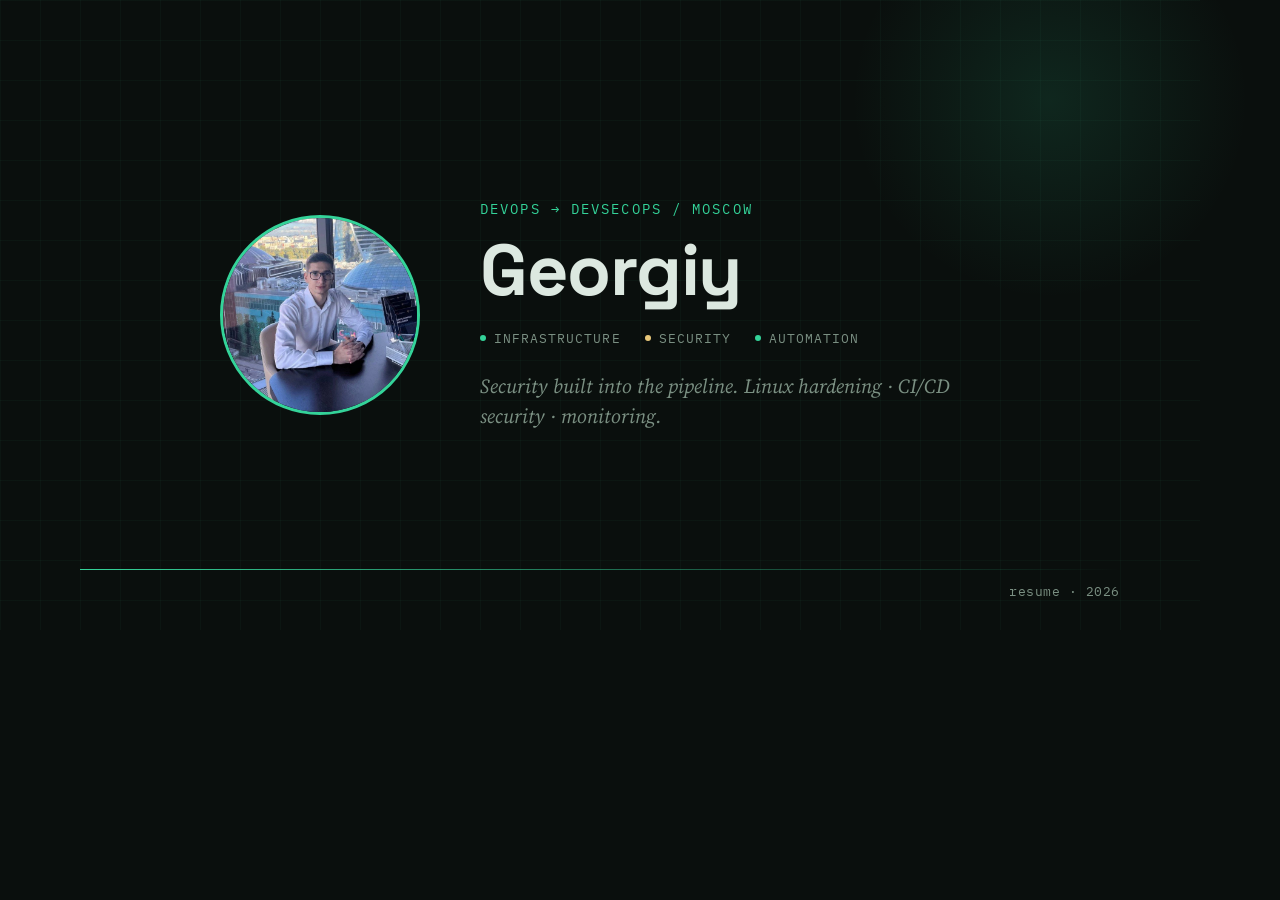
<file: og-image.html>
<!DOCTYPE html>
<html>
<head>
<meta charset="utf-8">
<meta name="viewport" content="width=1200">
<style>
* { margin: 0; padding: 0; box-sizing: border-box; }
body {
  width: 1200px;
  height: 630px;
  background: #0a0f0d;
  font-family: 'Space Grotesk', system-ui, sans-serif;
  color: #dce8e0;
  display: flex;
  align-items: center;
  justify-content: center;
  overflow: hidden;
  position: relative;
}
.grid {
  position: absolute;
  inset: 0;
  background-image:
    linear-gradient(rgba(52,211,153,0.04) 1px, transparent 1px),
    linear-gradient(90deg, rgba(52,211,153,0.04) 1px, transparent 1px);
  background-size: 40px 40px;
}
.glow {
  position: absolute;
  width: 400px;
  height: 400px;
  background: radial-gradient(circle, rgba(52,211,153,0.12) 0%, transparent 70%);
  top: -100px;
  right: -50px;
  border-radius: 50%;
}
.card {
  position: relative;
  z-index: 1;
  display: flex;
  align-items: center;
  gap: 60px;
  padding: 0 80px;
}
.photo {
  width: 200px;
  height: 200px;
  border-radius: 50%;
  border: 3px solid #34d399;
  object-fit: cover;
  flex-shrink: 0;
}
.info { display: flex; flex-direction: column; gap: 16px; }
.eyebrow {
  font-family: 'IBM Plex Mono', monospace;
  font-size: 14px;
  letter-spacing: 0.15em;
  text-transform: uppercase;
  color: #34d399;
}
h1 { font-size: 72px; font-weight: 700; letter-spacing: -0.02em; line-height: 1; }
.pillars { display: flex; gap: 24px; margin-top: 8px; }
.pillar {
  font-family: 'IBM Plex Mono', monospace;
  font-size: 13px;
  letter-spacing: 0.08em;
  text-transform: uppercase;
  color: #7a8f82;
  display: flex;
  align-items: center;
  gap: 8px;
}
.pillar::before {
  content: '';
  width: 6px;
  height: 6px;
  border-radius: 50%;
  background: #34d399;
}
.pillar:nth-child(2)::before { background: #e8c87a; }
.sub {
  font-family: 'Source Serif 4', Georgia, serif;
  font-style: italic;
  font-size: 20px;
  color: #7a8f82;
  margin-top: 8px;
  max-width: 500px;
  line-height: 1.5;
}
.line {
  position: absolute;
  bottom: 60px;
  left: 80px;
  right: 80px;
  height: 1px;
  background: linear-gradient(90deg, #34d399, transparent);
}
.url {
  position: absolute;
  bottom: 30px;
  right: 80px;
  font-family: 'IBM Plex Mono', monospace;
  font-size: 13px;
  color: #7a8f82;
  letter-spacing: 0.04em;
}
</style>
<link rel="stylesheet" href="https://fonts.googleapis.com/css2?family=Space+Grotesk:wght@400;700&family=IBM+Plex+Mono:wght@400;500&family=Source+Serif+4:ital,wght@0,400;1,400&display=swap">
</head>
<body>
<div class="grid"></div>
<div class="glow"></div>
<div class="card">
  <img class="photo" src="photo.webp" alt="">
  <div class="info">
    <div class="eyebrow">DevOps → DevSecOps / Moscow</div>
    <h1>Georgiy</h1>
    <div class="pillars">
      <span class="pillar">Infrastructure</span>
      <span class="pillar">Security</span>
      <span class="pillar">Automation</span>
    </div>
    <p class="sub">Security built into the pipeline. Linux hardening · CI/CD security · monitoring.</p>
  </div>
</div>
<div class="line"></div>
<div class="url">resume &middot; 2026</div>
</body>
</html>
</file>
<file: fonts.css>
/* cyrillic-ext */
@font-face {
  font-family: 'IBM Plex Mono';
  font-style: normal;
  font-weight: 400;
  font-display: swap;
  src: url(fonts/ibmplexmono_v23_-F63fjptAgt5VM-kVkqdyU8n1iIq129k.woff2) format('woff2');
  unicode-range: U+0460-052F, U+1C80-1C8A, U+20B4, U+2DE0-2DFF, U+A640-A69F, U+FE2E-FE2F;
}
/* cyrillic */
@font-face {
  font-family: 'IBM Plex Mono';
  font-style: normal;
  font-weight: 400;
  font-display: swap;
  src: url(fonts/ibmplexmono_v23_-F63fjptAgt5VM-kVkqdyU8n1isq129k.woff2) format('woff2');
  unicode-range: U+0301, U+0400-045F, U+0490-0491, U+04B0-04B1, U+2116;
}
/* symbols2 */
@font-face {
  font-family: 'IBM Plex Mono';
  font-style: normal;
  font-weight: 400;
  font-display: swap;
  src: url(fonts/ibmplexmono_v23_-F63fjptAgt5VM-kVkqdyU8n1pUL8lJdhg.woff2) format('woff2');
  unicode-range: U+2000-2001, U+2004-2008, U+200A, U+23B8-23BD, U+2500-259F;
}
/* vietnamese */
@font-face {
  font-family: 'IBM Plex Mono';
  font-style: normal;
  font-weight: 400;
  font-display: swap;
  src: url(fonts/ibmplexmono_v23_-F63fjptAgt5VM-kVkqdyU8n1iAq129k.woff2) format('woff2');
  unicode-range: U+0102-0103, U+0110-0111, U+0128-0129, U+0168-0169, U+01A0-01A1, U+01AF-01B0, U+0300-0301, U+0303-0304, U+0308-0309, U+0323, U+0329, U+1EA0-1EF9, U+20AB;
}
/* latin-ext */
@font-face {
  font-family: 'IBM Plex Mono';
  font-style: normal;
  font-weight: 400;
  font-display: swap;
  src: url(fonts/ibmplexmono_v23_-F63fjptAgt5VM-kVkqdyU8n1iEq129k.woff2) format('woff2');
  unicode-range: U+0100-02BA, U+02BD-02C5, U+02C7-02CC, U+02CE-02D7, U+02DD-02FF, U+0304, U+0308, U+0329, U+1D00-1DBF, U+1E00-1E9F, U+1EF2-1EFF, U+2020, U+20A0-20AB, U+20AD-20C4, U+2113, U+2C60-2C7F, U+A720-A7FF;
}
/* latin */
@font-face {
  font-family: 'IBM Plex Mono';
  font-style: normal;
  font-weight: 400;
  font-display: swap;
  src: url(fonts/ibmplexmono_v23_-F63fjptAgt5VM-kVkqdyU8n1i8q1w.woff2) format('woff2');
  unicode-range: U+0000-00FF, U+0131, U+0152-0153, U+02BB-02BC, U+02C6, U+02DA, U+02DC, U+0304, U+0308, U+0329, U+2000-206F, U+20AC, U+2122, U+2191, U+2193, U+2212, U+2215, U+FEFF, U+FFFD;
}
/* cyrillic-ext */
@font-face {
  font-family: 'IBM Plex Mono';
  font-style: normal;
  font-weight: 500;
  font-display: swap;
  src: url(fonts/ibmplexmono_v23_-F6qfjptAgt5VM-kVkqdyU8n3twJwl1FgtIU.woff2) format('woff2');
  unicode-range: U+0460-052F, U+1C80-1C8A, U+20B4, U+2DE0-2DFF, U+A640-A69F, U+FE2E-FE2F;
}
/* cyrillic */
@font-face {
  font-family: 'IBM Plex Mono';
  font-style: normal;
  font-weight: 500;
  font-display: swap;
  src: url(fonts/ibmplexmono_v23_-F6qfjptAgt5VM-kVkqdyU8n3twJwlRFgtIU.woff2) format('woff2');
  unicode-range: U+0301, U+0400-045F, U+0490-0491, U+04B0-04B1, U+2116;
}
/* symbols2 */
@font-face {
  font-family: 'IBM Plex Mono';
  font-style: normal;
  font-weight: 500;
  font-display: swap;
  src: url(fonts/ibmplexmono_v23_-F6qfjptAgt5VM-kVkqdyU8n3twJwupkp-8tFQ.woff2) format('woff2');
  unicode-range: U+2000-2001, U+2004-2008, U+200A, U+23B8-23BD, U+2500-259F;
}
/* vietnamese */
@font-face {
  font-family: 'IBM Plex Mono';
  font-style: normal;
  font-weight: 500;
  font-display: swap;
  src: url(fonts/ibmplexmono_v23_-F6qfjptAgt5VM-kVkqdyU8n3twJwl9FgtIU.woff2) format('woff2');
  unicode-range: U+0102-0103, U+0110-0111, U+0128-0129, U+0168-0169, U+01A0-01A1, U+01AF-01B0, U+0300-0301, U+0303-0304, U+0308-0309, U+0323, U+0329, U+1EA0-1EF9, U+20AB;
}
/* latin-ext */
@font-face {
  font-family: 'IBM Plex Mono';
  font-style: normal;
  font-weight: 500;
  font-display: swap;
  src: url(fonts/ibmplexmono_v23_-F6qfjptAgt5VM-kVkqdyU8n3twJwl5FgtIU.woff2) format('woff2');
  unicode-range: U+0100-02BA, U+02BD-02C5, U+02C7-02CC, U+02CE-02D7, U+02DD-02FF, U+0304, U+0308, U+0329, U+1D00-1DBF, U+1E00-1E9F, U+1EF2-1EFF, U+2020, U+20A0-20AB, U+20AD-20C4, U+2113, U+2C60-2C7F, U+A720-A7FF;
}
/* latin */
@font-face {
  font-family: 'IBM Plex Mono';
  font-style: normal;
  font-weight: 500;
  font-display: swap;
  src: url(fonts/ibmplexmono_v23_-F6qfjptAgt5VM-kVkqdyU8n3twJwlBFgg.woff2) format('woff2');
  unicode-range: U+0000-00FF, U+0131, U+0152-0153, U+02BB-02BC, U+02C6, U+02DA, U+02DC, U+0304, U+0308, U+0329, U+2000-206F, U+20AC, U+2122, U+2191, U+2193, U+2212, U+2215, U+FEFF, U+FFFD;
}
/* cyrillic-ext */
@font-face {
  font-family: 'Source Serif 4';
  font-style: italic;
  font-weight: 400;
  font-display: swap;
  src: url(fonts/sourceserif4_v15_vEF02_tTDB4M7-auWDN0ahZJW1ge6NmXpVAHV83Bfb_US2D2QYxoUKIkn98pRl9tAcQCnjU.woff2) format('woff2');
  unicode-range: U+0460-052F, U+1C80-1C8A, U+20B4, U+2DE0-2DFF, U+A640-A69F, U+FE2E-FE2F;
}
/* cyrillic */
@font-face {
  font-family: 'Source Serif 4';
  font-style: italic;
  font-weight: 400;
  font-display: swap;
  src: url(fonts/sourceserif4_v15_vEF02_tTDB4M7-auWDN0ahZJW1ge6NmXpVAHV83Bfb_US2D2QYxoUKIkn98pRl9tCMQCnjU.woff2) format('woff2');
  unicode-range: U+0301, U+0400-045F, U+0490-0491, U+04B0-04B1, U+2116;
}
/* greek */
@font-face {
  font-family: 'Source Serif 4';
  font-style: italic;
  font-weight: 400;
  font-display: swap;
  src: url(fonts/sourceserif4_v15_vEF02_tTDB4M7-auWDN0ahZJW1ge6NmXpVAHV83Bfb_US2D2QYxoUKIkn98pRl9tD8QCnjU.woff2) format('woff2');
  unicode-range: U+0370-0377, U+037A-037F, U+0384-038A, U+038C, U+038E-03A1, U+03A3-03FF;
}
/* vietnamese */
@font-face {
  font-family: 'Source Serif 4';
  font-style: italic;
  font-weight: 400;
  font-display: swap;
  src: url(fonts/sourceserif4_v15_vEF02_tTDB4M7-auWDN0ahZJW1ge6NmXpVAHV83Bfb_US2D2QYxoUKIkn98pRl9tA8QCnjU.woff2) format('woff2');
  unicode-range: U+0102-0103, U+0110-0111, U+0128-0129, U+0168-0169, U+01A0-01A1, U+01AF-01B0, U+0300-0301, U+0303-0304, U+0308-0309, U+0323, U+0329, U+1EA0-1EF9, U+20AB;
}
/* latin-ext */
@font-face {
  font-family: 'Source Serif 4';
  font-style: italic;
  font-weight: 400;
  font-display: swap;
  src: url(fonts/sourceserif4_v15_vEF02_tTDB4M7-auWDN0ahZJW1ge6NmXpVAHV83Bfb_US2D2QYxoUKIkn98pRl9tAsQCnjU.woff2) format('woff2');
  unicode-range: U+0100-02BA, U+02BD-02C5, U+02C7-02CC, U+02CE-02D7, U+02DD-02FF, U+0304, U+0308, U+0329, U+1D00-1DBF, U+1E00-1E9F, U+1EF2-1EFF, U+2020, U+20A0-20AB, U+20AD-20C4, U+2113, U+2C60-2C7F, U+A720-A7FF;
}
/* latin */
@font-face {
  font-family: 'Source Serif 4';
  font-style: italic;
  font-weight: 400;
  font-display: swap;
  src: url(fonts/sourceserif4_v15_vEF02_tTDB4M7-auWDN0ahZJW1ge6NmXpVAHV83Bfb_US2D2QYxoUKIkn98pRl9tDMQC.woff2) format('woff2');
  unicode-range: U+0000-00FF, U+0131, U+0152-0153, U+02BB-02BC, U+02C6, U+02DA, U+02DC, U+0304, U+0308, U+0329, U+2000-206F, U+20AC, U+2122, U+2191, U+2193, U+2212, U+2215, U+FEFF, U+FFFD;
}
/* cyrillic-ext */
@font-face {
  font-family: 'Source Serif 4';
  font-style: normal;
  font-weight: 400;
  font-display: swap;
  src: url(fonts/sourceserif4_v15_vEFy2_tTDB4M7-auWDN0ahZJW3IX2ih5nk3AucvUHf6OAVIJmeUDygwjihdqnhZdDtwG.woff2) format('woff2');
  unicode-range: U+0460-052F, U+1C80-1C8A, U+20B4, U+2DE0-2DFF, U+A640-A69F, U+FE2E-FE2F;
}
/* cyrillic */
@font-face {
  font-family: 'Source Serif 4';
  font-style: normal;
  font-weight: 400;
  font-display: swap;
  src: url(fonts/sourceserif4_v15_vEFy2_tTDB4M7-auWDN0ahZJW3IX2ih5nk3AucvUHf6OAVIJmeUDygwjihdqnh9dDtwG.woff2) format('woff2');
  unicode-range: U+0301, U+0400-045F, U+0490-0491, U+04B0-04B1, U+2116;
}
/* greek */
@font-face {
  font-family: 'Source Serif 4';
  font-style: normal;
  font-weight: 400;
  font-display: swap;
  src: url(fonts/sourceserif4_v15_vEFy2_tTDB4M7-auWDN0ahZJW3IX2ih5nk3AucvUHf6OAVIJmeUDygwjihdqnhhdDtwG.woff2) format('woff2');
  unicode-range: U+0370-0377, U+037A-037F, U+0384-038A, U+038C, U+038E-03A1, U+03A3-03FF;
}
/* vietnamese */
@font-face {
  font-family: 'Source Serif 4';
  font-style: normal;
  font-weight: 400;
  font-display: swap;
  src: url(fonts/sourceserif4_v15_vEFy2_tTDB4M7-auWDN0ahZJW3IX2ih5nk3AucvUHf6OAVIJmeUDygwjihdqnhRdDtwG.woff2) format('woff2');
  unicode-range: U+0102-0103, U+0110-0111, U+0128-0129, U+0168-0169, U+01A0-01A1, U+01AF-01B0, U+0300-0301, U+0303-0304, U+0308-0309, U+0323, U+0329, U+1EA0-1EF9, U+20AB;
}
/* latin-ext */
@font-face {
  font-family: 'Source Serif 4';
  font-style: normal;
  font-weight: 400;
  font-display: swap;
  src: url(fonts/sourceserif4_v15_vEFy2_tTDB4M7-auWDN0ahZJW3IX2ih5nk3AucvUHf6OAVIJmeUDygwjihdqnhVdDtwG.woff2) format('woff2');
  unicode-range: U+0100-02BA, U+02BD-02C5, U+02C7-02CC, U+02CE-02D7, U+02DD-02FF, U+0304, U+0308, U+0329, U+1D00-1DBF, U+1E00-1E9F, U+1EF2-1EFF, U+2020, U+20A0-20AB, U+20AD-20C4, U+2113, U+2C60-2C7F, U+A720-A7FF;
}
/* latin */
@font-face {
  font-family: 'Source Serif 4';
  font-style: normal;
  font-weight: 400;
  font-display: swap;
  src: url(fonts/sourceserif4_v15_vEFy2_tTDB4M7-auWDN0ahZJW3IX2ih5nk3AucvUHf6OAVIJmeUDygwjihdqnhtdDg.woff2) format('woff2');
  unicode-range: U+0000-00FF, U+0131, U+0152-0153, U+02BB-02BC, U+02C6, U+02DA, U+02DC, U+0304, U+0308, U+0329, U+2000-206F, U+20AC, U+2122, U+2191, U+2193, U+2212, U+2215, U+FEFF, U+FFFD;
}
/* vietnamese */
@font-face {
  font-family: 'Space Grotesk';
  font-style: normal;
  font-weight: 400;
  font-display: swap;
  src: url(fonts/spacegrotesk_v22_V8mDoQDjQSkFtoMM3T6r8E7mPb54C-s0.woff2) format('woff2');
  unicode-range: U+0102-0103, U+0110-0111, U+0128-0129, U+0168-0169, U+01A0-01A1, U+01AF-01B0, U+0300-0301, U+0303-0304, U+0308-0309, U+0323, U+0329, U+1EA0-1EF9, U+20AB;
}
/* latin-ext */
@font-face {
  font-family: 'Space Grotesk';
  font-style: normal;
  font-weight: 400;
  font-display: swap;
  src: url(fonts/spacegrotesk_v22_V8mDoQDjQSkFtoMM3T6r8E7mPb94C-s0.woff2) format('woff2');
  unicode-range: U+0100-02BA, U+02BD-02C5, U+02C7-02CC, U+02CE-02D7, U+02DD-02FF, U+0304, U+0308, U+0329, U+1D00-1DBF, U+1E00-1E9F, U+1EF2-1EFF, U+2020, U+20A0-20AB, U+20AD-20C4, U+2113, U+2C60-2C7F, U+A720-A7FF;
}
/* latin */
@font-face {
  font-family: 'Space Grotesk';
  font-style: normal;
  font-weight: 400;
  font-display: swap;
  src: url(fonts/spacegrotesk_v22_V8mDoQDjQSkFtoMM3T6r8E7mPbF4Cw.woff2) format('woff2');
  unicode-range: U+0000-00FF, U+0131, U+0152-0153, U+02BB-02BC, U+02C6, U+02DA, U+02DC, U+0304, U+0308, U+0329, U+2000-206F, U+20AC, U+2122, U+2191, U+2193, U+2212, U+2215, U+FEFF, U+FFFD;
}
/* vietnamese */
@font-face {
  font-family: 'Space Grotesk';
  font-style: normal;
  font-weight: 500;
  font-display: swap;
  src: url(fonts/spacegrotesk_v22_V8mDoQDjQSkFtoMM3T6r8E7mPb54C-s0.woff2) format('woff2');
  unicode-range: U+0102-0103, U+0110-0111, U+0128-0129, U+0168-0169, U+01A0-01A1, U+01AF-01B0, U+0300-0301, U+0303-0304, U+0308-0309, U+0323, U+0329, U+1EA0-1EF9, U+20AB;
}
/* latin-ext */
@font-face {
  font-family: 'Space Grotesk';
  font-style: normal;
  font-weight: 500;
  font-display: swap;
  src: url(fonts/spacegrotesk_v22_V8mDoQDjQSkFtoMM3T6r8E7mPb94C-s0.woff2) format('woff2');
  unicode-range: U+0100-02BA, U+02BD-02C5, U+02C7-02CC, U+02CE-02D7, U+02DD-02FF, U+0304, U+0308, U+0329, U+1D00-1DBF, U+1E00-1E9F, U+1EF2-1EFF, U+2020, U+20A0-20AB, U+20AD-20C4, U+2113, U+2C60-2C7F, U+A720-A7FF;
}
/* latin */
@font-face {
  font-family: 'Space Grotesk';
  font-style: normal;
  font-weight: 500;
  font-display: swap;
  src: url(fonts/spacegrotesk_v22_V8mDoQDjQSkFtoMM3T6r8E7mPbF4Cw.woff2) format('woff2');
  unicode-range: U+0000-00FF, U+0131, U+0152-0153, U+02BB-02BC, U+02C6, U+02DA, U+02DC, U+0304, U+0308, U+0329, U+2000-206F, U+20AC, U+2122, U+2191, U+2193, U+2212, U+2215, U+FEFF, U+FFFD;
}
/* vietnamese */
@font-face {
  font-family: 'Space Grotesk';
  font-style: normal;
  font-weight: 600;
  font-display: swap;
  src: url(fonts/spacegrotesk_v22_V8mDoQDjQSkFtoMM3T6r8E7mPb54C-s0.woff2) format('woff2');
  unicode-range: U+0102-0103, U+0110-0111, U+0128-0129, U+0168-0169, U+01A0-01A1, U+01AF-01B0, U+0300-0301, U+0303-0304, U+0308-0309, U+0323, U+0329, U+1EA0-1EF9, U+20AB;
}
/* latin-ext */
@font-face {
  font-family: 'Space Grotesk';
  font-style: normal;
  font-weight: 600;
  font-display: swap;
  src: url(fonts/spacegrotesk_v22_V8mDoQDjQSkFtoMM3T6r8E7mPb94C-s0.woff2) format('woff2');
  unicode-range: U+0100-02BA, U+02BD-02C5, U+02C7-02CC, U+02CE-02D7, U+02DD-02FF, U+0304, U+0308, U+0329, U+1D00-1DBF, U+1E00-1E9F, U+1EF2-1EFF, U+2020, U+20A0-20AB, U+20AD-20C4, U+2113, U+2C60-2C7F, U+A720-A7FF;
}
/* latin */
@font-face {
  font-family: 'Space Grotesk';
  font-style: normal;
  font-weight: 600;
  font-display: swap;
  src: url(fonts/spacegrotesk_v22_V8mDoQDjQSkFtoMM3T6r8E7mPbF4Cw.woff2) format('woff2');
  unicode-range: U+0000-00FF, U+0131, U+0152-0153, U+02BB-02BC, U+02C6, U+02DA, U+02DC, U+0304, U+0308, U+0329, U+2000-206F, U+20AC, U+2122, U+2191, U+2193, U+2212, U+2215, U+FEFF, U+FFFD;
}
/* vietnamese */
@font-face {
  font-family: 'Space Grotesk';
  font-style: normal;
  font-weight: 700;
  font-display: swap;
  src: url(fonts/spacegrotesk_v22_V8mDoQDjQSkFtoMM3T6r8E7mPb54C-s0.woff2) format('woff2');
  unicode-range: U+0102-0103, U+0110-0111, U+0128-0129, U+0168-0169, U+01A0-01A1, U+01AF-01B0, U+0300-0301, U+0303-0304, U+0308-0309, U+0323, U+0329, U+1EA0-1EF9, U+20AB;
}
/* latin-ext */
@font-face {
  font-family: 'Space Grotesk';
  font-style: normal;
  font-weight: 700;
  font-display: swap;
  src: url(fonts/spacegrotesk_v22_V8mDoQDjQSkFtoMM3T6r8E7mPb94C-s0.woff2) format('woff2');
  unicode-range: U+0100-02BA, U+02BD-02C5, U+02C7-02CC, U+02CE-02D7, U+02DD-02FF, U+0304, U+0308, U+0329, U+1D00-1DBF, U+1E00-1E9F, U+1EF2-1EFF, U+2020, U+20A0-20AB, U+20AD-20C4, U+2113, U+2C60-2C7F, U+A720-A7FF;
}
/* latin */
@font-face {
  font-family: 'Space Grotesk';
  font-style: normal;
  font-weight: 700;
  font-display: swap;
  src: url(fonts/spacegrotesk_v22_V8mDoQDjQSkFtoMM3T6r8E7mPbF4Cw.woff2) format('woff2');
  unicode-range: U+0000-00FF, U+0131, U+0152-0153, U+02BB-02BC, U+02C6, U+02DA, U+02DC, U+0304, U+0308, U+0329, U+2000-206F, U+20AC, U+2122, U+2191, U+2193, U+2212, U+2215, U+FEFF, U+FFFD;
}
</file>
